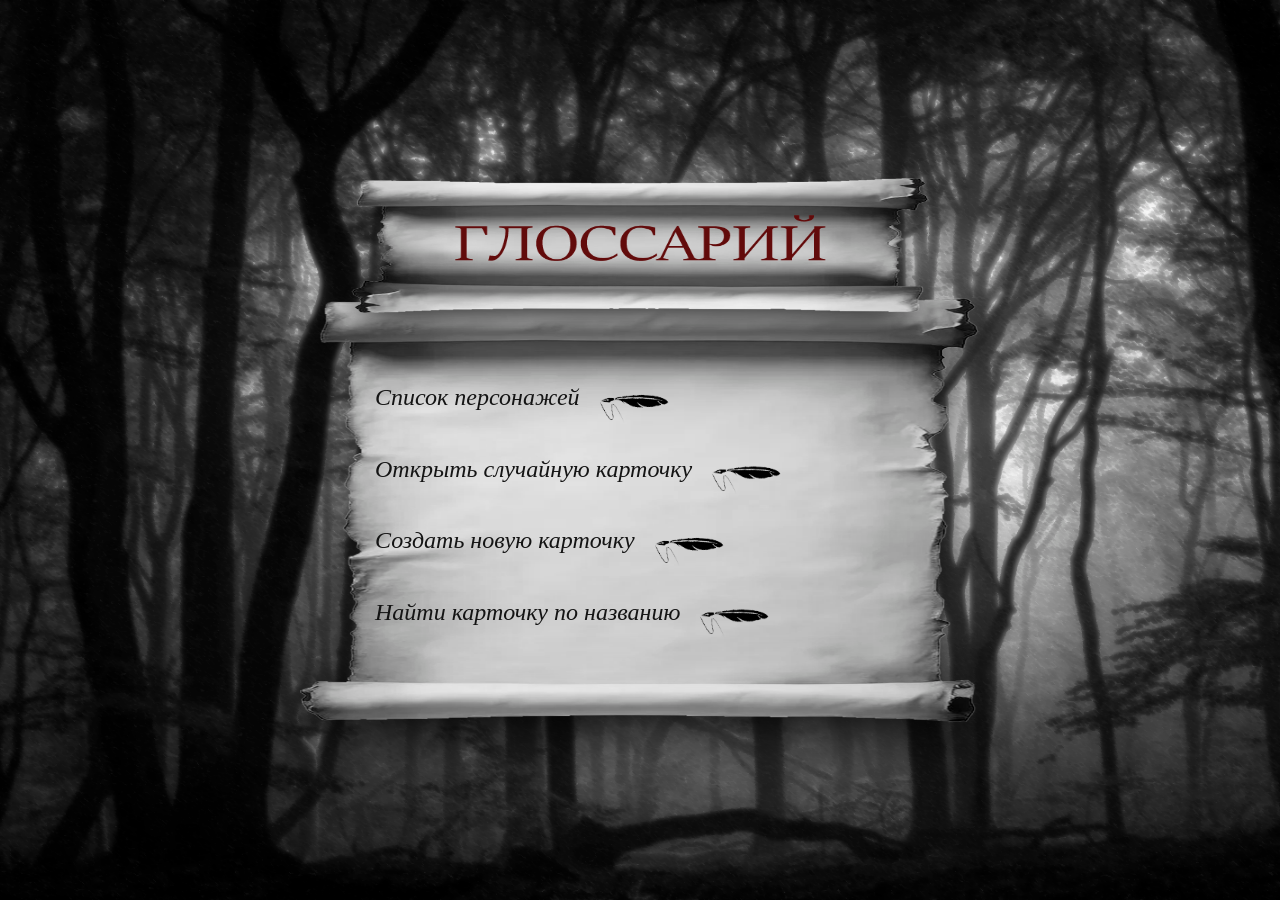
<file: index.html>
<!DOCTYPE html>
<html lang="en">
<head>
    <meta charset="UTF-8">
    <meta name="viewport" content="width=device-width, initial-scale=1.0">
    <title>Document</title>
    <link rel="stylesheet" href="menu.css">
</head>
<body>
    <div class="menu-container">
        
        <div class="menu-header-scroll">
            <h1></h1>
        </div>

        
        <nav class="menu-body-scroll">
            <ul class="glossary-list">
                <li>
                    <a href="charlist/character-list.html" class="menu-link">
                        <span>Список персонажей</span>
                        <img src="feather.png" alt="" class="menu-feather">
                    </a>
                </li>
                <li>
                    <a href="#" id="random-char-btn" class="menu-link">
                        <span>Открыть случайную карточку</span>
                        <img src="feather.png" alt="" class="menu-feather">
                    </a>
                </li>
                <li>
                    <a href="create/create.html" class="menu-link">
                        <span>Создать новую карточку</span>
                        <img src="feather.png" alt="" class="menu-feather">
                    </a>
                </li>
                <li>
                    <a href="search/search.html" class="menu-link">
                        <span>Найти карточку по названию</span>
                        <img src="feather.png" alt="" class="menu-feather">
                    </a>
                </li>
            </ul>
        </nav>
    </div>
 <script src="menu.js"></script>
</body>
</html>
</file>
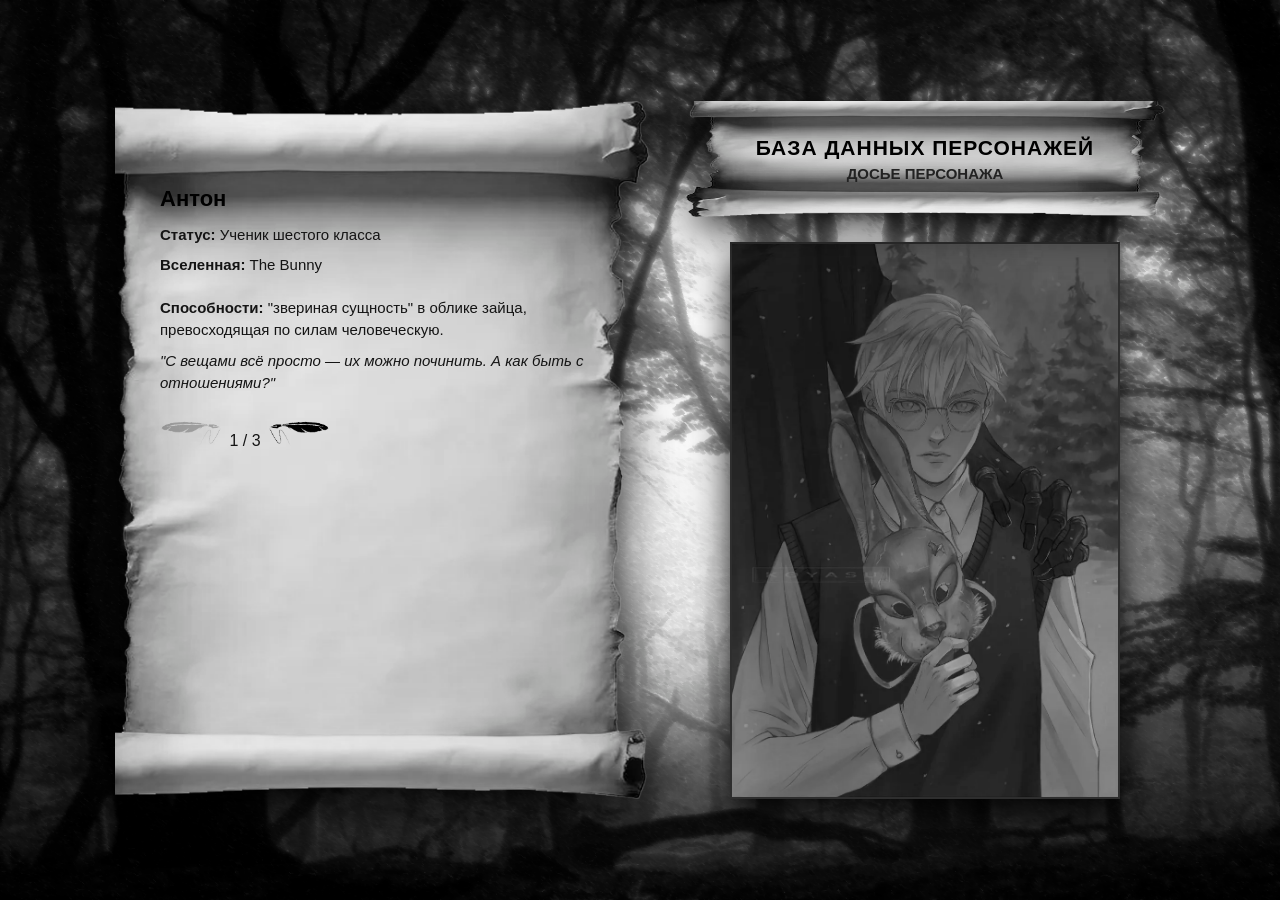
<file: anton/anton.html>
<!DOCTYPE html>
<html lang="en">
<head>
    <meta charset="UTF-8">
    <meta name="viewport" content="width=device-width, initial-scale=1.0">
    <title>Document</title>
    <link rel="stylesheet" href="anton.css">
</head>
<body>
    <div class="container">
        
      
        <div class="left-scroll">
    <div class="scroll-content">
        
        
        <div class="text-page active">
            <h2>Антон</h2>
            <p><strong>Статус:</strong> Ученик шестого класса</p>
            <p><strong>Вселенная:</strong> The Bunny</p>
            
            <p class="block-gap"><strong>Способности:</strong> "звериная сущность" в облике зайца, превосходящая по силам человеческую.</p>
            
            <p class="bio">
                <i>"С вещами всё просто — их можно починить. А как быть с отношениями?"</i></p>
        </div>

        <div class="text-page">
            <h2>История и происхождение</h2>
            <p class="bio">Двенадцатилетний шестиклассник, который вместе с семьёй переезжает из города в глухой таёжный посёлок.
По своему характеру тихий, застенчивый, вежливый, заботливый старший брат по отношению к Оле, вот только
в тихом омуте черти водятся, а его черти - обезумевший стан, построивший оркестровую яму. Всего за несколько
дней после переезда в жизни мальчика произошел ряд событий, что начали пробуждать внутреннего демона в маске Зайчика.
А началось все с загадочной пропажи детей в поселке и встречи с девочкой лисицей по имени Алиса...
  </p>
        </div></div>
        <!-- Страница 4 -->
        <div class="text-page">
            <p class="bio">Страдает неким психическим расстройством, предположительно, шизофренией. Это расстройство приводит к 
                припадкам, в ходе которых Антона мучают галлюцинации, либо напротив, наступают провалы в памяти, из-за которых 
                он забывает те или иные события и собственные действия. Для того, чтобы ослабить припадок и притупить сознание 
                Антона, его родители дают ему специальные таблетки, от которых он становится сонным и теряет последние силы. 
                Однако слишком активное использование лекарств чревато тем, что Антон может из-за их приёма впасть в кому, что 
                позволит его второй личности взять над ним контроль. </p></div>


    <div class="scroll-controls">
    <button id="prev-btn" class="feather-btn prev-feather" disabled title="Назад">
        <img src="feather.png" alt="Назад">
    </button>
    <span id="page-indicator">1 / 3</span>
    <button id="next-btn" class="feather-btn next-feather" title="Далее">
        <img src="feather.png" alt="Далее">
    </button>
</div></div>

      
   <div class="right-column">
            
            
            <header class="header-scroll">
                <h1 class="main-title">БАЗА ДАННЫХ ПЕРСОНАЖЕЙ</h1>
                <p class="datacharachter">ДОСЬЕ ПЕРСОНАЖА </p>
            </header>

            
            <div class="portrait-frame">
                <img src="anton.png" alt="фото отсутствует">
            </div>

        </div>
       </div>
    
    <script src="anton.js"></script>
</body>
</html>
</file>
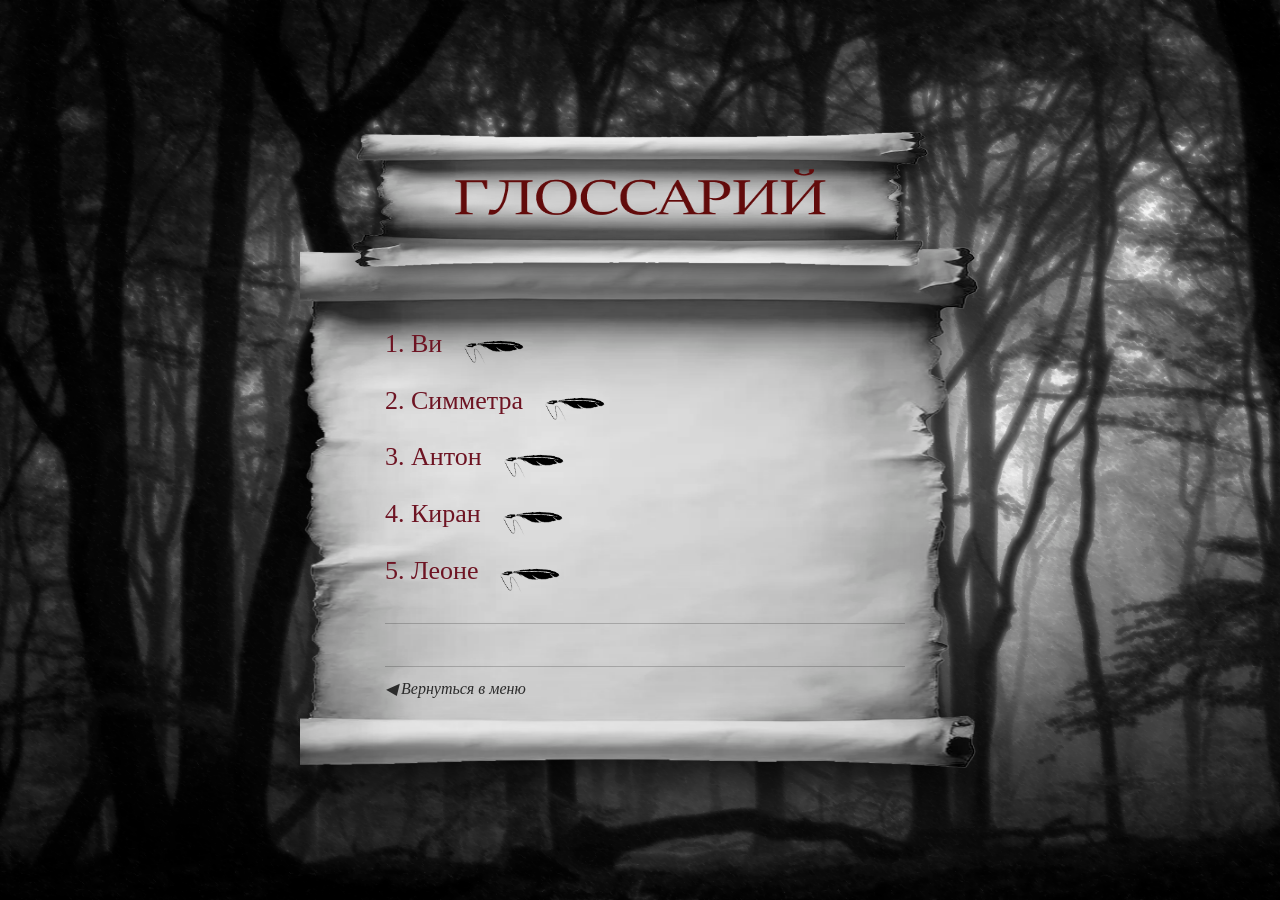
<file: charlist/character-list.html>
<!DOCTYPE html>
<html lang="en">
<head>
    <meta charset="UTF-8">
    <meta name="viewport" content="width=device-width, initial-scale=1.0">
    <title>Document</title>
    <link rel="stylesheet" href="list.css">
</head>
<body>
    <div class="menu-container">
        
        <div class="menu-header-scroll">
            <h1></h1>
        </div>

       
        <div class="menu-body-scroll">
            <ol class="characters-list">
                
                
                <li class="char-item">
                    <div class="char-row">
                        <a href="../vi/vi.html" class="char-name">1. Ви</a>
                        <button class="toggle-feather" title="Показать краткие сведения">
                            <img src="feather.png" alt="Сведения">
                        </button>
                    </div>
                    <div class="char-details">
                        <p>* Вселенная: Devil May Cry 5</p>
                        <p>* Раса/Происхождение: Полудемон (человеческая половина)</p>
                    </div>
                </li>

                
                <li class="char-item">
                    <div class="char-row">
                        <a href="../symmetra/sym.html" class="char-name">2. Симметра</a>
                        <button class="toggle-feather" title="Показать краткие сведения">
                            <img src="feather.png" alt="Сведения">
                        </button>
                    </div>
                    <div class="char-details">
                        <p>* Вселенная: Overwatch</p>
                        <p>* Профессия: Архитектор корпорации «Вишкар»</p>
                    </div>
                </li>

                
                <li class="char-item">
                    <div class="char-row">
                        <a href="../anton/anton.html" class="char-name">3. Антон</a>
                        <button class="toggle-feather" title="Показать краткие сведения">
                            <img src="feather.png" alt="Сведения">
                        </button>
                    </div>
                    <div class="char-details">
                        <p>* Вселенная: Зайчик (Tiny Bunny)</p>
                        <p>* Статус: Школьник, переехавший в таёжный посёлок</p>
                    </div>
                </li>

                
                <li class="char-item">
                    <div class="char-row">
                        <a href="../kieran/kieran.html" class="char-name">4. Киран</a>
                        <button class="toggle-feather" title="Показать краткие сведения">
                            <img src="feather.png" alt="Сведения">
                        </button>
                    </div>
                    <div class="char-details">
                        <p>* Вселенная: Dragon Age</p>
                        <p>* Происхождение: Сын Серого Стража и ведьмы Морриган</p>
                    </div>
                </li>

                
                <li class="char-item">
                    <div class="char-row">
                        <a href="../leone/leone.html" class="char-name">5. Леоне</a>
                        <button class="toggle-feather" title="Показать краткие сведения">
                            <img src="feather.png" alt="Сведения">
                        </button>
                    </div>
                    <div class="char-details">
                        <p>* Вселенная: JoJo's Bizarre Adventure (Golden Wind)</p>
                        <p>* Статус: Бывший полицейский, участник Passione</p>
                    </div>
                </li>

            </ol>
            </ol>

            
            <div id="list-pagination" class="pagination-controls">
                <button id="list-prev" class="pag-btn" disabled>◀</button>
                <span id="list-pag-info">1 / 1</span>
                <button id="list-next" class="pag-btn" disabled>▶</button>
            </div>

            
            <div class="back-wrapper">

            
            <div class="back-wrapper">
                <a href="../index.html" class="back-link">◀ Вернуться в меню</a>
            </div>
        </div>
    </div>
<script src="list.js"></script>
</body>
</html>
</file>
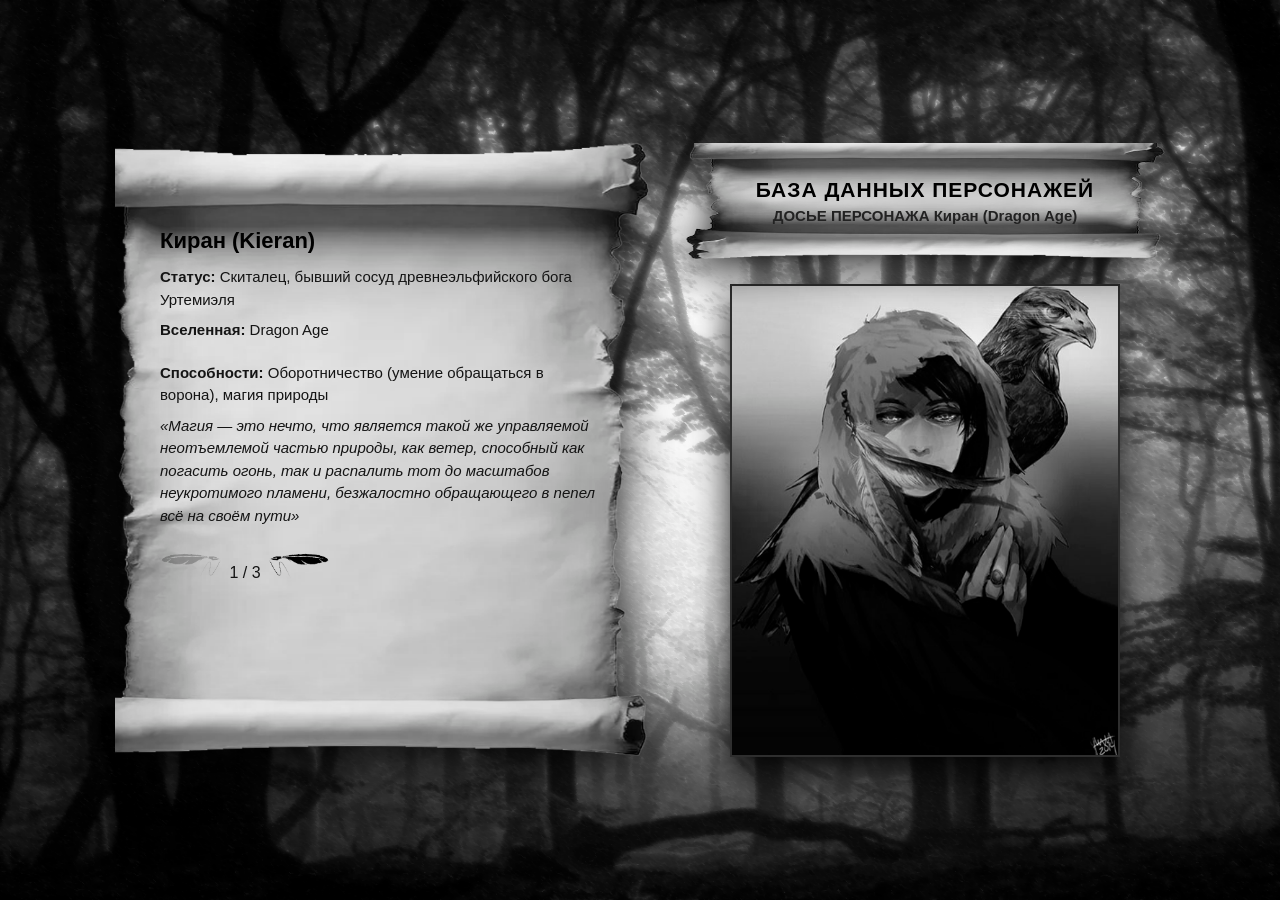
<file: kieran/kieran.html>
<!DOCTYPE html>
<html lang="en">
<head>
    <meta charset="UTF-8">
    <meta name="viewport" content="width=device-width, initial-scale=1.0">
    <title>Document</title>
    <link rel="stylesheet" href="kieran.css">
</head>
<body>
    <div class="container">
        
      
        <div class="left-scroll">
    <div class="scroll-content">
        
       
        <div class="text-page active">
            <h2>Киран (Kieran)</h2>
            <p><strong>Статус:</strong> Скиталец, бывший сосуд древнеэльфийского бога Уртемиэля</p>
            <p><strong>Вселенная:</strong> Dragon Age</p>
            
            <p class="block-gap"><strong>Способности:</strong> Оборотничество (умение обращаться в ворона), магия природы</p>
            
            <p class="bio">
                <i>«Магия — это нечто, что является такой же управляемой неотъемлемой частью природы, как ветер, способный как погасить огонь, так и распалить тот до масштабов неукротимого пламени, безжалостно обращающего в пепел всё на своём пути»
            </i></p>
        </div>

        <div class="text-page">
            <h2>История и происхождение</h2>
            <p class="bio">Сын знаменитого Серого Стража, вошедшего в историю защитником Ферельдена и ведьмы из
диких земель Коркари по имени Морриган, в будущем ставшей советницей королевы Орлея и 
незаменимым союзником Инквизиции. Будучи зачатым во время особого ритуала, на какое-то время
стал вместилищем для Утемриеля с целью спасти Серого Стража от неименуемой гибели при сражении
с Архидемоном. Годы спустя, не без помощи Флемет, был освобожден от гласа Бога Красоты в своей плоти,
сохранив при этом все его воспоминания о мире задолго до того, как пала Империя Тевинтер и Тедас оброс
государствами Ферельдена, Орлея, Антивы в том виде, в котором те есть сейчас.</p>
        </div>
        
        <div class="text-page">
            <p class="bio">Годы шли, и вскоре юный сын
ведьмы волей невиданных сил попал сквозь Иллувиан во Временной Излом за пределы привычного мира, где
течение времени не поддавалось привычным законам природы и разливалось будто по искревленной полосе. 
</p>
        </div>

       
        

    </div>

    
    <div class="scroll-controls">
    <button id="prev-btn" class="feather-btn prev-feather" disabled title="Назад">
        <img src="feather.png" alt="Назад">
    </button>
    <span id="page-indicator">1 / 3</span>
    <button id="next-btn" class="feather-btn next-feather" title="Далее">
        <img src="feather.png" alt="Далее">
    </button>
</div></div>

      
   <div class="right-column">
            
            
            <header class="header-scroll">
                <h1 class="main-title">БАЗА ДАННЫХ ПЕРСОНАЖЕЙ</h1>
                <p class="datacharachter">ДОСЬЕ ПЕРСОНАЖА Киран (Dragon Age)</p>
            </header>

            
            <div class="portrait-frame">
                <img src="kiran.png" alt="">
            </div>

        </div>

    </div></div>
    <script src="kieran.js"></script>
</body>
</html>
</file>
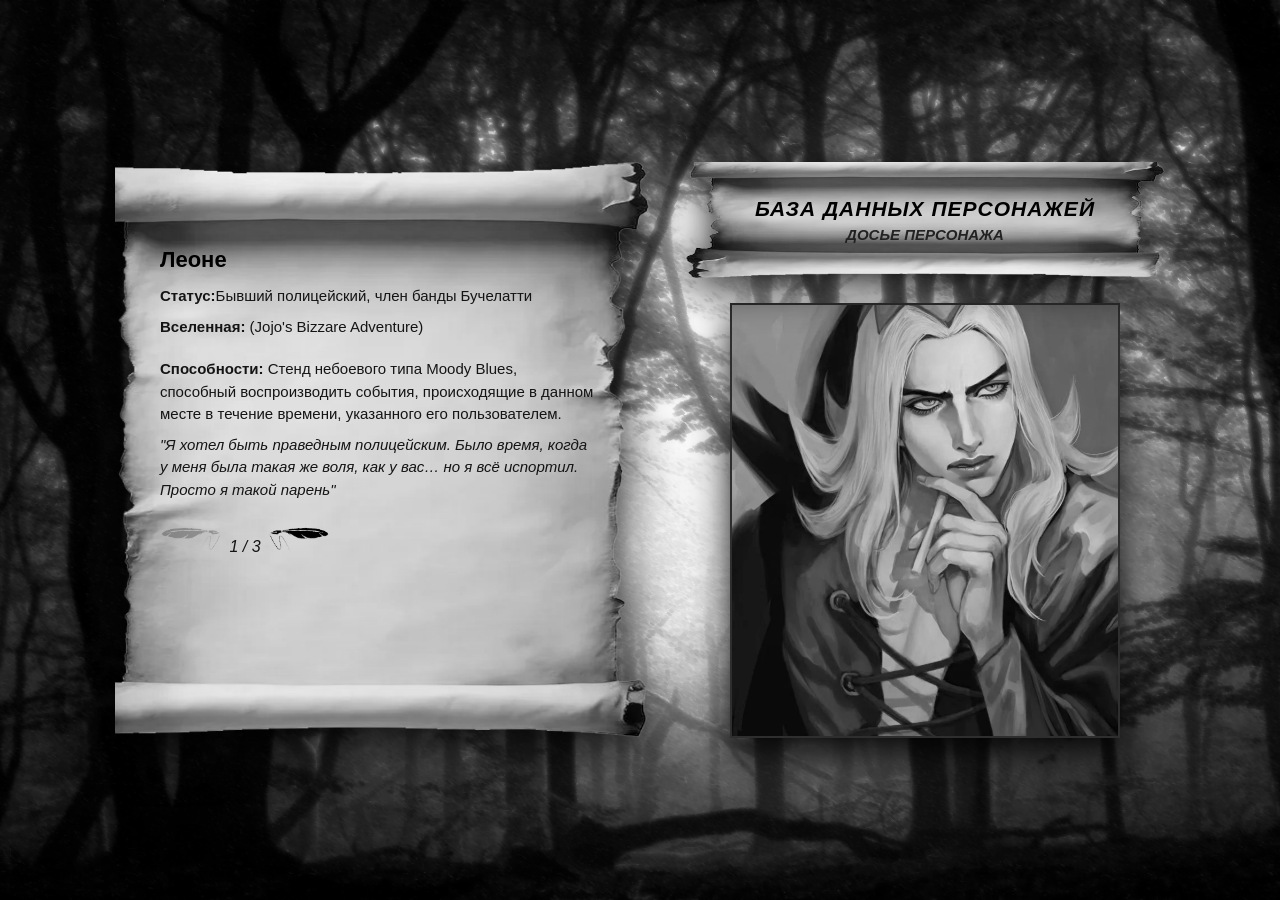
<file: leone/leone.html>
<!DOCTYPE html>
<html lang="en">
<head>
    <meta charset="UTF-8">
    <meta name="viewport" content="width=device-width, initial-scale=1.0">
    <title>Document</title>
    <link rel="stylesheet" href="leone.css">
</head>
<body>
    <div class="container">
        
      
        <div class="left-scroll">
    <div class="scroll-content">
        
        
        <div class="text-page active">
            <h2>Леоне</h2>
            <p><strong>Статус:</strong>Бывший полицейский, член банды Бучелатти</p>
            <p><strong>Вселенная:</strong> (Jojo's Bizzare Adventure)</p>
            
            <p class="block-gap"><strong>Способности:</strong> Стенд небоевого типа Moody Blues, способный воспроизводить события, 
                происходящие в данном месте в течение времени, указанного его пользователем.</p>
            
            <p class="bio">
                <i>"Я хотел быть праведным полицейским. Было время, когда у меня была такая же воля, как у вас… но я всё испортил. Просто я такой парень"</p>
        </div>

        <div class="text-page">
            <h2>История и происхождение</h2>
            <p class="bio">Бывший полицейский, позднее ставший частью одного из отрядов мафиозной семьи, банды Бучелатти.
Когда-то Абаккио хотел сохранить безопасность на улицах и поклялся отдать свою жизнь в поисках 
справедливости, потому и решил стать полицейским. Тем не менее, высокий уровень преступности среди граждан, их неблагодарность и множество 
преступников, которые подкупили свой путь к наказанию, подорвали его чувство справедливости, и он начал принимать взятки, говоря себе, что все еще поддерживает мир в городе.  </p>
        </div></div>
        
        <div class="text-page">
            <p class="bio">Однако, когда Леоне не смог должным образом арестовать того же самого человека, который когда-то подкупил его, потому что боялся, что его будет сочтен
коррумпированным полицейским. И это привело к событию, ставшему окончательной точкой невозврата: его партнер в полиции был смертельно ранен от пулевого ранения.
Лишенный своего звания, Абаккио впал в депрессию, но в конце концов присоединился к Passione, чувствуя себя в мире только с праведным Бруно Буччеллати. </p></div>


   <div class="scroll-controls">
    <button id="prev-btn" class="feather-btn prev-feather" disabled title="Назад">
        <img src="feather.png" alt="Назад">
    </button>
    <span id="page-indicator">1 / 3</span>
    <button id="next-btn" class="feather-btn next-feather" title="Далее">
        <img src="feather.png" alt="Далее">
    </button>
</div></div>

      
   <div class="right-column">
            
            
            <header class="header-scroll">
                <h1 class="main-title">БАЗА ДАННЫХ ПЕРСОНАЖЕЙ</h1>
                <p class="datacharachter">ДОСЬЕ ПЕРСОНАЖА </p>
            </header>

            
            <div class="portrait-frame">
                <img src="leone.png" alt="фото отсутствует">
            </div>

        </div>
       </div>
    
    <script src="leone.js"></script>
</body>
</html>
</file>
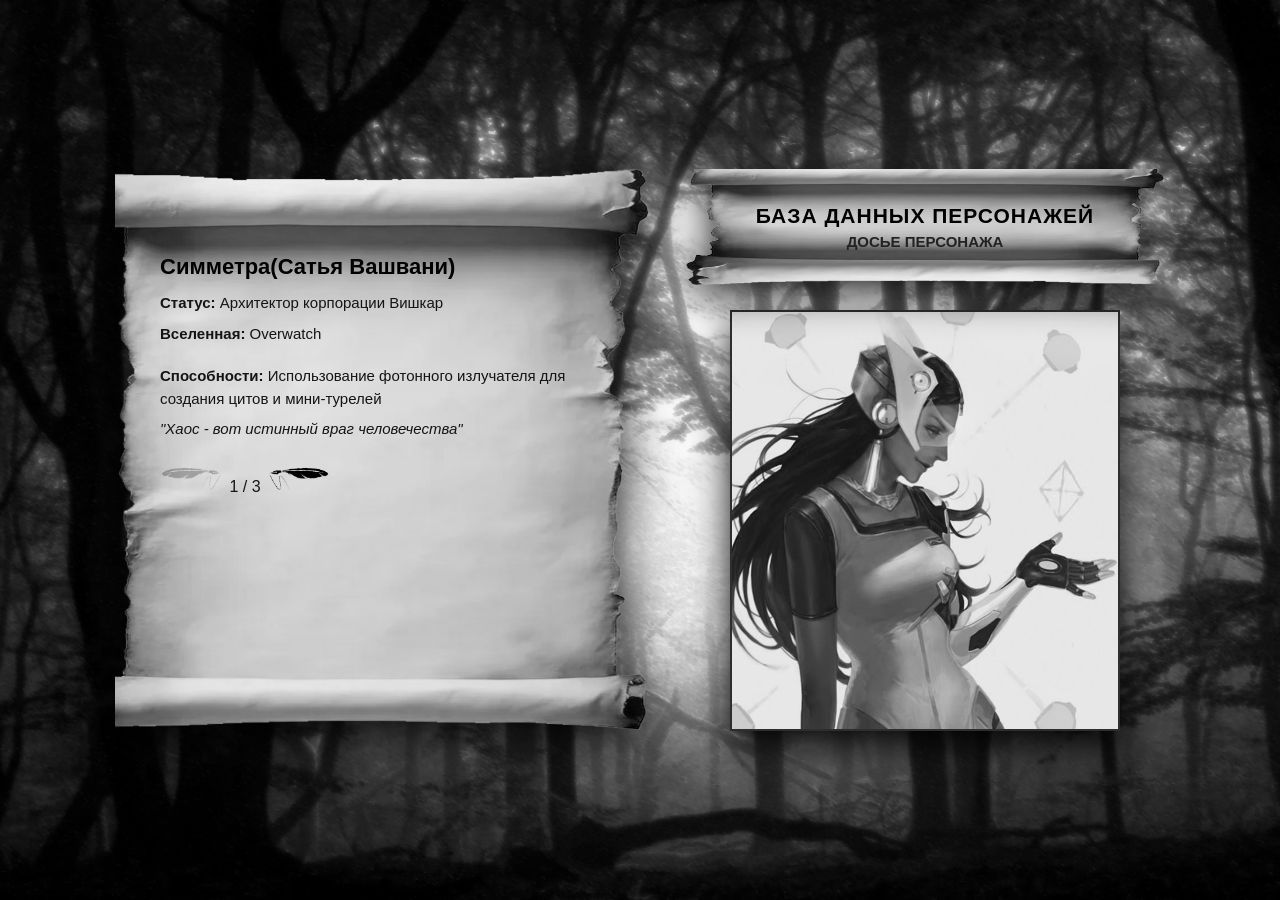
<file: symmetra/sym.html>
<!DOCTYPE html>
<html lang="en">
<head>
    <meta charset="UTF-8">
    <meta name="viewport" content="width=device-width, initial-scale=1.0">
    <title>Document</title>
    <link rel="stylesheet" href="sym.css">
</head>
<body>
    <div class="container">
        
      
        <div class="left-scroll">
    <div class="scroll-content">
        
       
        <div class="text-page active">
            <h2>Симметра(Сатья Вашвани)</h2>
            <p><strong>Статус:</strong> Архитектор корпорации Вишкар</p>
            <p><strong>Вселенная:</strong> Overwatch</p>
            
            <p class="block-gap"><strong>Способности:</strong> Использование фотонного излучателя для создания цитов и мини-турелей</p>
            
            <p class="bio">
                <i>"Хаос - вот истинный враг человечества"</i></p>
        </div>

        <div class="text-page">
            <h2>История и происхождение</h2>
            <p class="bio">Один из ведущих архитекторов корпорации Вишкар. Юную Сатью Вашвани отобрали как одного из немногих архитекторов, способных работать с «жестким» светом, 
вырвав девушку из пут ужасающей нищеты и поместив под крыло архитектурной академии. Ей не было суждено вернуться домой. 
Она быстро схватывала практические способы применения технологии и была одним из лучших учеников своего курса. Хотя Сатья была одним из 
ведущих архитекторов Утопии, корпорация Vishkar видела в ней гораздо больший потенциал.
  </p>
        </div></div>
        
        <div class="text-page">
            <p class="bio">Ей дали имя Симметра и стали посылать в разные уголки 
мира на тайные задания, целями которых были защита интересов корпорации и распространение ее влияния на другие страны.
Симметра искренне верит в то, что ее действия идут на благо обществу, но иногда ее одолевают сомнения в том, что контроль и порядок, 
которых она жаждет, — это действительно хорошо. </p></div>


    <div class="scroll-controls">
    <button id="prev-btn" class="feather-btn prev-feather" disabled title="Назад">
        <img src="feather.png" alt="Назад">
    </button>
    <span id="page-indicator">1 / 3</span>
    <button id="next-btn" class="feather-btn next-feather" title="Далее">
        <img src="feather.png" alt="Далее">
    </button>
</div></div>

      
   <div class="right-column">
            
            
            <header class="header-scroll">
                <h1 class="main-title">БАЗА ДАННЫХ ПЕРСОНАЖЕЙ</h1>
                <p class="datacharachter">ДОСЬЕ ПЕРСОНАЖА </p>
            </header>

            
            <div class="portrait-frame">
                <img src="sym.png" alt="фото отсутствует">
            </div>

        </div>
       </div>
    <script src="sym.js"></script>
</body>
</html>
</file>
<file: menu.css>
* {
    box-sizing: border-box;
    margin: 0;
    padding: 0;
}

body {
    background-color: #0a0a0a;
    background-image: url('forest.png');
    background-size: cover;
    background-position: center;
    min-height: 100vh;
    display: flex;
    align-items: center;
    justify-content: center;
    font-family: 'Georgia', serif;
}

.menu-container {
    width: 100%;
    max-width: 680px;
    display: flex;
    flex-direction: column;
    align-items: center;
}

.menu-header-scroll {
    width: 85%;
    min-height: 135px; 
    background-image: url('scrollhead.png');
    background-size: 100% 100%;
    background-repeat: no-repeat;
    
    
    display: flex;
    align-items: center;
    justify-content: center;
    
    padding: 20px 45px;
    filter: drop-shadow(0 10px 20px rgba(0, 0, 0, 0.9));
    z-index: 2;
}

.menu-header-scroll h1 {
    font-size: 42px;
    font-weight: normal;
    font-style: italic;
    color: #141414;
}

.menu-body-scroll {
    width: 100%;
    background-image: url('scrolllist.png');
    background-size: 100% 100%;
    padding: 75px 70px 85px 75px;
    margin-top: -15px; 
    filter: drop-shadow(0 20px 30px rgba(0, 0, 0, 0.95));
}

.glossary-list {
    list-style: none;
    display: flex;
    flex-direction: column;
    gap: 22px;
}

.menu-link {
    display: flex;
    align-items: center;
    gap: 15px;
    text-decoration: none;
    color: #141414;
    font-size: 24px;
    font-style: italic;
    transition: color 0.25s ease, transform 0.25s ease;
}

.menu-feather {
    width: 75px;
    height: auto;
    transition: transform 0.25s ease, filter 0.25s ease;
}


.menu-link:hover {
    color: #8b1e2f; 
    transform: translateX(8px); 
}

.menu-link:hover .menu-feather {
    
    filter: invert(16%) sepia(85%) saturate(3500%) hue-rotate(340deg) brightness(85%);
    transform: rotate(-6deg) scale(1.05);
}
</file>
<file: anton/anton.css>
*{
    box-sizing: border-box;
    margin: 0;
    padding: 0;
}

body {
    background-color: #0a0a0a;
    background-image: url('forest.png');
    background-size: cover;
    background-position: center;
    background-attachment: fixed;
    font-family: 'Segoe UI', Tahoma, Geneva, Verdana, sans-serif;
    min-height: 100vh;
    display: flex;
    align-items: center;
    justify-content: center;
    padding: 25px;
}

.container {
    width: 100%;
    max-width: 1050px;
    display: flex;
    justify-content: space-between;
    align-items: stretch;
    gap: 35px;
}


.left-scroll {
    flex: 1;
    background-image: url('scrolltext.png');
    background-size: 100% 100%; 
    background-repeat: no-repeat;
    padding: 85px 55px 85px 45px;
    color: #141414;
    filter: drop-shadow(0 15px 25px rgba(0, 0, 0, 0.9));
}

.scroll-content h2 {
    font-size: 22px;
    margin-bottom: 12px;
    color: #000000;
}

.scroll-content p {
    font-size: 15px;
    line-height: 1.5;
    margin-bottom: 8px;
}

.block-gap {
    margin-top: 20px;
    margin-bottom: 20px;
}


.right-column {
    width: 480px;
    display: flex;
    flex-direction: column;
    justify-content: space-between;
    align-items: center;
    gap: 25px;
}


.header-scroll {
    width: 100%;
    background-image: url('scrollhead.png');
    background-size: 100% 100%;
    background-repeat: no-repeat;
    padding: 35px 45px;
    text-align: center;
    color: #111111;
    filter: drop-shadow(0 10px 20px rgba(0, 0, 0, 0.9));
}

.main-title {
    font-size: 21px;
    letter-spacing: 1px;
    margin-bottom: 5px;
    color: #000000;
}

.datacharachter {
    font-size: 15px;
    font-weight: bold;
    color: #222222;
}


.portrait-frame {
    width: 390px;
    border: 2px solid #2e2e2e;
    box-shadow: 0 15px 35px rgba(0, 0, 0, 0.95), inset 0 0 20px rgba(0, 0, 0, 0.8);
    background-color: #000000;
}

.portrait-frame img {
    width: 100%;
    height: auto;
    display: block;
}


.text-page {
    display: none;
}


.text-page.active {
    display: block;
    animation: fadeInPage 0.45s ease;
}


@keyframes fadeInPage {
    from {
        opacity: 0;
        transform: translateY(6px);
    }
    to {
        opacity: 1;
        transform: translateY(0);
    }
}

.feather-btn {
    background: none;
    border: none;
    padding: 0;
    cursor: pointer;
    transition: transform 0.2s ease, filter 0.2s ease;
}

.feather-btn img {
    width: 65px; 
    height: auto;
    display: block;
}


.prev-feather img {
    transform: scaleX(-1);
}


.feather-btn:hover:not(:disabled) {
    transform: scale(1.1);
    filter: invert(16%) sepia(85%) saturate(3500%) hue-rotate(340deg) brightness(85%);
}


.feather-btn:disabled {
    opacity: 0.25;
    cursor: default;
}
</file>
<file: charlist/list.css>
* {
    box-sizing: border-box;
    margin: 0;
    padding: 0;
}

body {
    background-color: #0a0a0a;
    background-image: url('forest.png');
    background-size: cover;
    background-position: center;
    background-attachment: fixed;
    min-height: 100vh;
    display: flex;
    align-items: center;
    justify-content: center;
    font-family: 'Georgia', serif;
    padding: 20px;
}

.menu-container {
    width: 100%;
    max-width: 680px;
    display: flex;
    flex-direction: column;
    align-items: center;
}

.menu-header-scroll {
    width: 85%;
    min-height: 135px;
    background-image: url('scrollhead.png');
    background-size: 100% 100%;
    background-repeat: no-repeat;
    display: flex;
    align-items: center;
    justify-content: center;
    padding: 20px 45px;
    filter: drop-shadow(0 10px 20px rgba(0, 0, 0, 0.9));
    z-index: 2;
}

.menu-header-scroll h1 {
    font-size: 38px;
    font-weight: normal;
    color: #8b1e2f; 
    letter-spacing: 2px;
}

.menu-body-scroll {
    width: 100%;
    background-image: url('scrolltext.png');
    background-size: 100% 100%;
    padding: 75px 75px 70px 85px;
    margin-top: -20px;
    filter: drop-shadow(0 20px 30px rgba(0, 0, 0, 0.95));
}

.characters-list {
    list-style: none;
    display: flex;
    flex-direction: column;
    gap: 14px;
}


.char-row {
    display: flex;
    align-items: center;
    gap: 18px;
}

.char-name {
    text-decoration: none;
    color: #6e1423; 
    font-size: 26px;
    transition: color 0.2s ease, transform 0.2s ease;
}

.char-name:hover {
    color: #000000;
    transform: translateX(5px);
}


.toggle-feather {
    background: none;
    border: none;
    cursor: pointer;
    padding: 0;
    display: flex;
    align-items: center;
    transition: transform 0.25s ease, filter 0.25s ease;
}

.toggle-feather img {
    width: 65px;
    height: auto;
    display: block;
}

.toggle-feather:hover {
    transform: scale(1.1) rotate(-5deg);
    filter: invert(16%) sepia(85%) saturate(3500%) hue-rotate(340deg) brightness(85%);
}


.char-item.open .toggle-feather {
    transform: rotate(18deg);
    filter: invert(16%) sepia(85%) saturate(3500%) hue-rotate(340deg) brightness(85%);
}


.char-details {
    display: none;
    padding-left: 15px;
    margin-top: 6px;
    margin-bottom: 8px;
    color: #1a1a1a;
    font-size: 16px;
    line-height: 1.45;
    animation: slideDown 0.3s ease;
}


.char-item.open .char-details {
    display: block;
}

@keyframes slideDown {
    from {
        opacity: 0;
        transform: translateY(-5px);
    }
    to {
        opacity: 1;
        transform: translateY(0);
    }
}

.back-wrapper {
    margin-top: 30px;
    padding-top: 12px;
    border-top: 1px solid rgba(0, 0, 0, 0.2);
}

.back-link {
    text-decoration: none;
    color: #2b2b2b;
    font-size: 16px;
    font-style: italic;
}

.back-link:hover {
    color: #8b1e2f;
}
.pagination-controls {
    display: flex;
    justify-content: center;
    align-items: center;
    gap: 15px;
    margin-top: 20px;
}

.pag-btn {
    background-color: rgba(20, 20, 20, 0.85);
    color: #f0e6e8;
    border: 1px solid #4a151e;
    padding: 4px 12px;
    font-family: inherit;
    font-size: 14px;
    cursor: pointer;
    border-radius: 3px;
    transition: 0.2s;
}

.pag-btn:hover:not(:disabled) {
    background-color: #8b1e2f;
}

.pag-btn:disabled {
    opacity: 0.3;
    cursor: default;
}

#list-pag-info {
    font-size: 15px;
    font-weight: bold;
    color: #141414;
}
.delete-btn {
    background: none;
    border: 1px solid transparent;
    color: #6e1423;
    font-size: 18px;
    font-weight: bold;
    cursor: pointer;
    padding: 2px 7px;
    border-radius: 4px;
    margin-left: 6px;
    transition: color 0.2s ease, background-color 0.2s ease, transform 0.2s ease;
}

.delete-btn:hover {
    color: #ffffff;
    background-color: #8b1e2f;
    transform: scale(1.1);
}
.edit-btn {
    display: inline-flex;
    align-items: center;
    justify-content: center;
    text-decoration: none;
    color: #6e1423;
    font-size: 18px;
    padding: 2px 6px;
    border-radius: 4px;
    margin-left: 8px;
    transition: color 0.2s ease, background-color 0.2s ease, transform 0.2s ease;
}

.edit-btn:hover {
    color: #ffffff;
    background-color: #6e1423;
    transform: scale(1.1);
}
</file>
<file: kieran/kieran.css>
*{
    box-sizing: border-box;
    margin: 0;
    padding: 0;
}

body {
    background-color: #0a0a0a;
    background-image: url('forest.png');
    background-size: cover;
    background-position: center;
    background-attachment: fixed;
    font-family: 'Segoe UI', Tahoma, Geneva, Verdana, sans-serif;
    min-height: 100vh;
    display: flex;
    align-items: center;
    justify-content: center;
    padding: 25px;
}

.container {
    width: 100%;
    max-width: 1050px;
    display: flex;
    justify-content: space-between;
    align-items: stretch;
    gap: 35px;
}


.left-scroll {
    flex: 1;
    background-image: url('scrolltext.png');
    background-size: 100% 100%; 
    background-repeat: no-repeat;
    padding: 85px 55px 85px 45px;
    color: #141414;
    filter: drop-shadow(0 15px 25px rgba(0, 0, 0, 0.9));
}

.scroll-content h2 {
    font-size: 22px;
    margin-bottom: 12px;
    color: #000000;
}

.scroll-content p {
    font-size: 15px;
    line-height: 1.5;
    margin-bottom: 8px;
}

.block-gap {
    margin-top: 20px;
    margin-bottom: 20px;
}


.right-column {
    width: 480px;
    display: flex;
    flex-direction: column;
    justify-content: space-between;
    align-items: center;
    gap: 25px;
}


.header-scroll {
    width: 100%;
    background-image: url('scrollhead.png');
    background-size: 100% 100%;
    background-repeat: no-repeat;
    padding: 35px 45px;
    text-align: center;
    color: #111111;
    filter: drop-shadow(0 10px 20px rgba(0, 0, 0, 0.9));
}

.main-title {
    font-size: 21px;
    letter-spacing: 1px;
    margin-bottom: 5px;
    color: #000000;
}

.datacharachter {
    font-size: 15px;
    font-weight: bold;
    color: #222222;
}


.portrait-frame {
    width: 390px;
    border: 2px solid #2e2e2e;
    box-shadow: 0 15px 35px rgba(0, 0, 0, 0.95), inset 0 0 20px rgba(0, 0, 0, 0.8);
    background-color: #000000;
}

.portrait-frame img {
    width: 100%;
    height: auto;
    display: block;
}

/* Прячем неактивные страницы */
.text-page {
    display: none;
}

/* Активная страница появляется с плавной анимацией */
.text-page.active {
    display: block;
    animation: fadeInPage 0.45s ease;
}

/* Сама анимация: плавный переход из прозрачности и лёгкий сдвиг снизу вверх */
@keyframes fadeInPage {
    from {
        opacity: 0;
        transform: translateY(6px);
    }
    to {
        opacity: 1;
        transform: translateY(0);
    }
}
.feather-btn {
    background: none;
    border: none;
    padding: 0;
    cursor: pointer;
    transition: transform 0.2s ease, filter 0.2s ease;
}

.feather-btn img {
    width: 65px; /* Подбери удобную ширину пера */
    height: auto;
    display: block;
}

/* Зеркально переворачиваем перо для кнопки "Назад" */
.prev-feather img {
    transform: scaleX(-1);
}

/* При наведении: слегка увеличиваем и перекрашиваем чёрное перо в тёмно-бордовый */
.feather-btn:hover:not(:disabled) {
    transform: scale(1.1);
    filter: invert(16%) sepia(85%) saturate(3500%) hue-rotate(340deg) brightness(85%);
}

/* Если кнопка заблокирована (первая или последняя страница), делаем перо полупрозрачным */
.feather-btn:disabled {
    opacity: 0.25;
    cursor: default;
}
</file>
<file: leone/leone.css>
*{
    box-sizing: border-box;
    margin: 0;
    padding: 0;
}

body {
    background-color: #0a0a0a;
    background-image: url('forest.png');
    background-size: cover;
    background-position: center;
    background-attachment: fixed;
    font-family: 'Segoe UI', Tahoma, Geneva, Verdana, sans-serif;
    min-height: 100vh;
    display: flex;
    align-items: center;
    justify-content: center;
    padding: 25px;
}

.container {
    width: 100%;
    max-width: 1050px;
    display: flex;
    justify-content: space-between;
    align-items: stretch;
    gap: 35px;
}


.left-scroll {
    flex: 1;
    background-image: url('scrolltext.png');
    background-size: 100% 100%; 
    background-repeat: no-repeat;
    padding: 85px 55px 85px 45px;
    color: #141414;
    filter: drop-shadow(0 15px 25px rgba(0, 0, 0, 0.9));
}

.scroll-content h2 {
    font-size: 22px;
    margin-bottom: 12px;
    color: #000000;
}

.scroll-content p {
    font-size: 15px;
    line-height: 1.5;
    margin-bottom: 8px;
}

.block-gap {
    margin-top: 20px;
    margin-bottom: 20px;
}


.right-column {
    width: 480px;
    display: flex;
    flex-direction: column;
    justify-content: space-between;
    align-items: center;
    gap: 25px;
}


.header-scroll {
    width: 100%;
    background-image: url('scrollhead.png');
    background-size: 100% 100%;
    background-repeat: no-repeat;
    padding: 35px 45px;
    text-align: center;
    color: #111111;
    filter: drop-shadow(0 10px 20px rgba(0, 0, 0, 0.9));
}

.main-title {
    font-size: 21px;
    letter-spacing: 1px;
    margin-bottom: 5px;
    color: #000000;
}

.datacharachter {
    font-size: 15px;
    font-weight: bold;
    color: #222222;
}


.portrait-frame {
    width: 390px;
    border: 2px solid #2e2e2e;
    box-shadow: 0 15px 35px rgba(0, 0, 0, 0.95), inset 0 0 20px rgba(0, 0, 0, 0.8);
    background-color: #000000;
}

.portrait-frame img {
    width: 100%;
    height: auto;
    display: block;
}


.text-page {
    display: none;
}


.text-page.active {
    display: block;
    animation: fadeInPage 0.45s ease;
}


@keyframes fadeInPage {
    from {
        opacity: 0;
        transform: translateY(6px);
    }
    to {
        opacity: 1;
        transform: translateY(0);
    }
}
.feather-btn {
    background: none;
    border: none;
    padding: 0;
    cursor: pointer;
    transition: transform 0.2s ease, filter 0.2s ease;
}

.feather-btn img {
    width: 65px; 
    height: auto;
    display: block;
}


.prev-feather img {
    transform: scaleX(-1);
}


.feather-btn:hover:not(:disabled) {
    transform: scale(1.1);
    filter: invert(16%) sepia(85%) saturate(3500%) hue-rotate(340deg) brightness(85%);
}


.feather-btn:disabled {
    opacity: 0.25;
    cursor: default;
}
</file>
<file: symmetra/sym.css>
*{
    box-sizing: border-box;
    margin: 0;
    padding: 0;
}

body {
    background-color: #0a0a0a;
    background-image: url('forest.png');
    background-size: cover;
    background-position: center;
    background-attachment: fixed;
    font-family: 'Segoe UI', Tahoma, Geneva, Verdana, sans-serif;
    min-height: 100vh;
    display: flex;
    align-items: center;
    justify-content: center;
    padding: 25px;
}

.container {
    width: 100%;
    max-width: 1050px;
    display: flex;
    justify-content: space-between;
    align-items: stretch;
    gap: 35px;
}


.left-scroll {
    flex: 1;
    background-image: url('scrolltext.png');
    background-size: 100% 100%; 
    background-repeat: no-repeat;
    padding: 85px 55px 85px 45px;
    color: #141414;
    filter: drop-shadow(0 15px 25px rgba(0, 0, 0, 0.9));
}

.scroll-content h2 {
    font-size: 22px;
    margin-bottom: 12px;
    color: #000000;
}

.scroll-content p {
    font-size: 15px;
    line-height: 1.5;
    margin-bottom: 8px;
}

.block-gap {
    margin-top: 20px;
    margin-bottom: 20px;
}


.right-column {
    width: 480px;
    display: flex;
    flex-direction: column;
    justify-content: space-between;
    align-items: center;
    gap: 25px;
}


.header-scroll {
    width: 100%;
    background-image: url('scrollhead.png');
    background-size: 100% 100%;
    background-repeat: no-repeat;
    padding: 35px 45px;
    text-align: center;
    color: #111111;
    filter: drop-shadow(0 10px 20px rgba(0, 0, 0, 0.9));
}

.main-title {
    font-size: 21px;
    letter-spacing: 1px;
    margin-bottom: 5px;
    color: #000000;
}

.datacharachter {
    font-size: 15px;
    font-weight: bold;
    color: #222222;
}


.portrait-frame {
    width: 390px;
    border: 2px solid #2e2e2e;
    box-shadow: 0 15px 35px rgba(0, 0, 0, 0.95), inset 0 0 20px rgba(0, 0, 0, 0.8);
    background-color: #000000;
}

.portrait-frame img {
    width: 100%;
    height: auto;
    display: block;
}


.text-page {
    display: none;
}


.text-page.active {
    display: block;
    animation: fadeInPage 0.45s ease;
}


@keyframes fadeInPage {
    from {
        opacity: 0;
        transform: translateY(6px);
    }
    to {
        opacity: 1;
        transform: translateY(0);
    }
}
.feather-btn {
    background: none;
    border: none;
    padding: 0;
    cursor: pointer;
    transition: transform 0.2s ease, filter 0.2s ease;
}

.feather-btn img {
    width: 65px; 
    height: auto;
    display: block;
}


.prev-feather img {
    transform: scaleX(-1);
}


.feather-btn:hover:not(:disabled) {
    transform: scale(1.1);
    filter: invert(16%) sepia(85%) saturate(3500%) hue-rotate(340deg) brightness(85%);
}


.feather-btn:disabled {
    opacity: 0.25;
    cursor: default;
}
</file>
